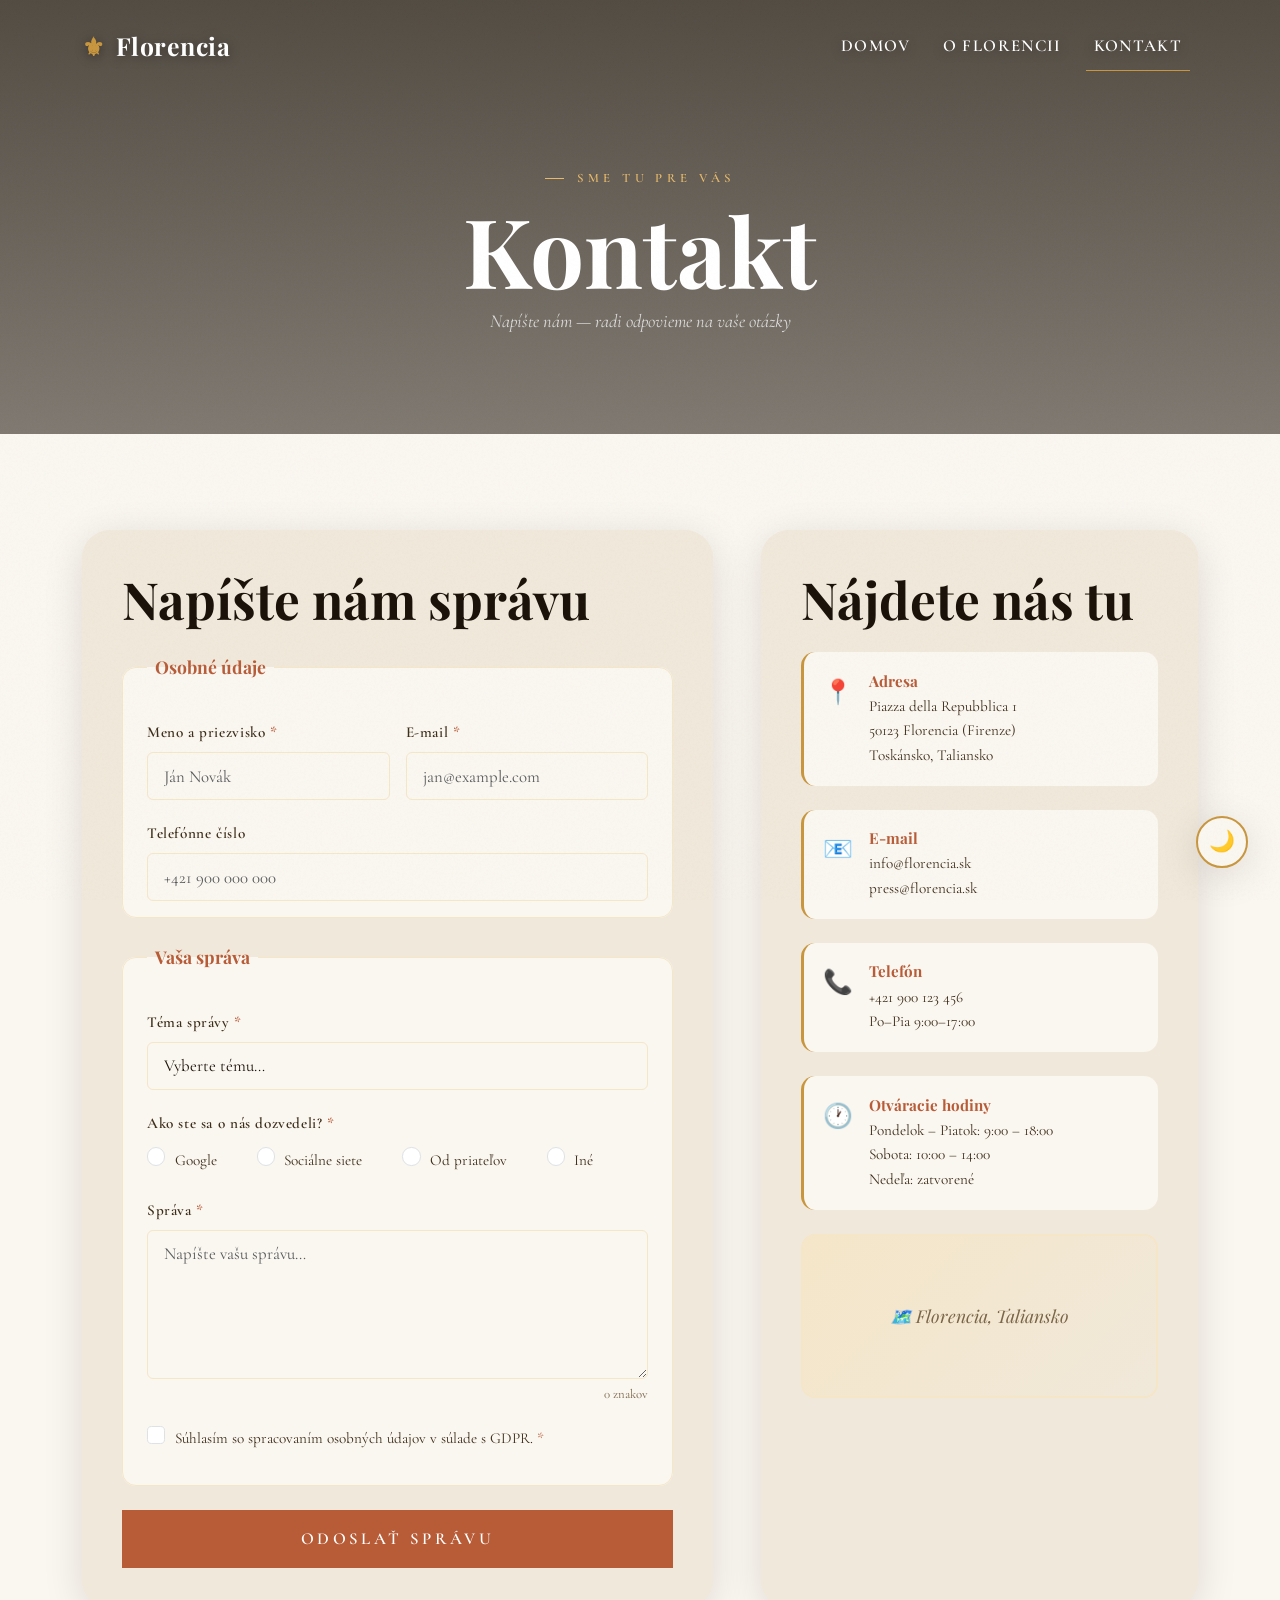
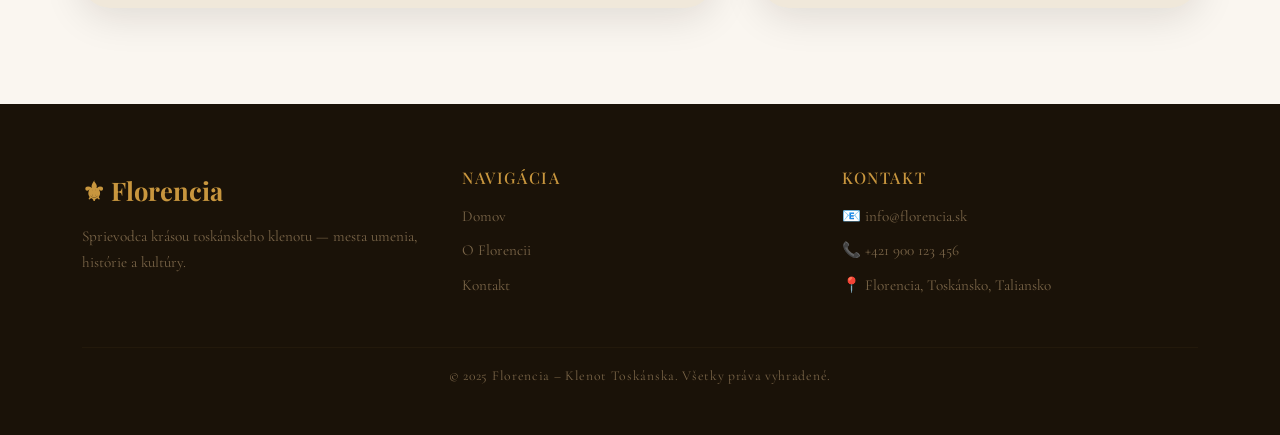
<file: kontakt.html>
<!DOCTYPE html>
<html lang="sk">
<head>
  <meta charset="UTF-8">
  <meta name="viewport" content="width=device-width, initial-scale=1.0">
  <meta name="description" content="Kontaktujte nás – Florencia Klenot Toskánska. Máte otázky? Napíšte nám správu.">
  <title>Kontakt – Florencia Klenot Toskánska</title>
  <link href="https://cdn.jsdelivr.net/npm/bootstrap@5.3.3/dist/css/bootstrap.min.css" rel="stylesheet">
  <link href="https://fonts.googleapis.com/css2?family=Playfair+Display:ital,wght@0,400;0,700;1,400&family=Cormorant+Garamond:wght@300;400;600&display=swap" rel="stylesheet">
  <link rel="stylesheet" href="assets/css/style.css">
</head>
<body>

  <!-- NAVBAR -->
  <nav class="navbar navbar-expand-lg fixed-top" id="mainNav">
    <div class="container">
      <a class="navbar-brand" href="index.html">
        <span class="brand-icon">⚜</span> Florencia
      </a>
      <button class="navbar-toggler" type="button" data-bs-toggle="collapse" data-bs-target="#navbarNav">
        <span class="navbar-toggler-icon"></span>
      </button>
      <div class="collapse navbar-collapse" id="navbarNav">
        <ul class="navbar-nav ms-auto">
          <li class="nav-item"><a class="nav-link" href="index.html">Domov</a></li>
          <li class="nav-item"><a class="nav-link" href="o-nas.html">O Florencii</a></li>
          <li class="nav-item"><a class="nav-link active" href="kontakt.html">Kontakt</a></li>
        </ul>
      </div>
    </div>
  </nav>

  <main>

    <!-- PAGE HEADER -->
    <section class="page-header page-header--contact">
      <div class="page-header-overlay"></div>
      <div class="container text-center position-relative">
        <div class="section-label light">Sme tu pre vás</div>
        <h1 class="page-header-title">Kontakt</h1>
        <p class="page-header-sub">Napíšte nám — radi odpovieme na vaše otázky</p>
      </div>
    </section>

    <!-- KONTAKTNÁ SEKCIA -->
    <section class="section-contact py-6">
      <div class="container">
        <div class="row g-5">

          <!-- FORMULÁR -->
          <div class="col-12 col-lg-7">
            <div class="contact-form-wrap">
              <h2 class="section-title mb-4">Napíšte nám správu</h2>

              <form id="contactForm" novalidate>

                <!-- SKUPINA 1: Osobné údaje -->
                <fieldset class="form-fieldset mb-4">
                  <legend class="form-legend">Osobné údaje</legend>

                  <div class="row g-3">
                    <div class="col-12 col-md-6">
                      <label for="meno" class="form-label">Meno a priezvisko <span class="required">*</span></label>
                      <input type="text" class="form-control" id="meno" name="meno"
                             placeholder="Ján Novák" required minlength="3">
                      <div class="invalid-hint">Zadajte aspoň 3 znaky.</div>
                    </div>
                    <div class="col-12 col-md-6">
                      <label for="email" class="form-label">E-mail <span class="required">*</span></label>
                      <input type="email" class="form-control" id="email" name="email"
                             placeholder="jan@example.com" required>
                      <div class="invalid-hint">Zadajte platný e-mail.</div>
                    </div>
                    <div class="col-12">
                      <label for="telefon" class="form-label">Telefónne číslo</label>
                      <input type="tel" class="form-control" id="telefon" name="telefon"
                             placeholder="+421 900 000 000"
                             pattern="[\+]?[0-9\s\-]{9,15}">
                      <div class="invalid-hint">Zadajte platné telefónne číslo.</div>
                    </div>
                  </div>
                </fieldset>

                <!-- SKUPINA 2: Správa -->
                <fieldset class="form-fieldset mb-4">
                  <legend class="form-legend">Vaša správa</legend>

                  <div class="mb-3">
                    <label for="tema" class="form-label">Téma správy <span class="required">*</span></label>
                    <select class="form-select" id="tema" name="tema" required>
                      <option value="" disabled selected>Vyberte tému…</option>
                      <option value="cestovanie">Cestovanie a turistika</option>
                      <option value="historia">História a kultúra</option>
                      <option value="ubytovanie">Ubytovanie</option>
                      <option value="podujatia">Podujatia a festivaly</option>
                      <option value="ine">Iné</option>
                    </select>
                    <div class="invalid-hint">Prosím vyberte tému.</div>
                  </div>

                  <div class="mb-3">
                    <label class="form-label">Ako ste sa o nás dozvedeli? <span class="required">*</span></label>
                    <div class="radio-group">
                      <div class="form-check form-check-inline">
                        <input class="form-check-input" type="radio" name="zdroj" id="zdroj1" value="google" required>
                        <label class="form-check-label" for="zdroj1">Google</label>
                      </div>
                      <div class="form-check form-check-inline">
                        <input class="form-check-input" type="radio" name="zdroj" id="zdroj2" value="socialne">
                        <label class="form-check-label" for="zdroj2">Sociálne siete</label>
                      </div>
                      <div class="form-check form-check-inline">
                        <input class="form-check-input" type="radio" name="zdroj" id="zdroj3" value="kamarati">
                        <label class="form-check-label" for="zdroj3">Od priateľov</label>
                      </div>
                      <div class="form-check form-check-inline">
                        <input class="form-check-input" type="radio" name="zdroj" id="zdroj4" value="ine">
                        <label class="form-check-label" for="zdroj4">Iné</label>
                      </div>
                    </div>
                  </div>

                  <div class="mb-3">
                    <label for="sprava" class="form-label">Správa <span class="required">*</span></label>
                    <textarea class="form-control" id="sprava" name="sprava" rows="5"
                              placeholder="Napíšte vašu správu…" required minlength="10"></textarea>
                    <div class="invalid-hint">Správa musí mať aspoň 10 znakov.</div>
                  </div>

                  <div class="mb-3">
                    <div class="form-check">
                      <input class="form-check-input" type="checkbox" id="suhlas" name="suhlas" required>
                      <label class="form-check-label" for="suhlas">
                        Súhlasím so spracovaním osobných údajov v súlade s GDPR. <span class="required">*</span>
                      </label>
                      <div class="invalid-hint">Musíte súhlasiť so spracovaním údajov.</div>
                    </div>
                  </div>

                </fieldset>

                <button type="submit" class="btn btn-primary btn-send w-100" id="submitBtn">
                  Odoslať správu
                </button>

              </form>
            </div>
          </div>

          <!-- KONTAKTNÉ ÚDAJE -->
          <div class="col-12 col-lg-5">
            <div class="contact-info-wrap">
              <h2 class="section-title mb-4">Nájdete nás tu</h2>

              <div class="contact-info-card mb-4">
                <div class="contact-info-icon">📍</div>
                <div>
                  <h6 class="contact-info-label">Adresa</h6>
                  <p class="contact-info-text">Piazza della Repubblica 1<br>50123 Florencia (Firenze)<br>Toskánsko, Taliansko</p>
                </div>
              </div>

              <div class="contact-info-card mb-4">
                <div class="contact-info-icon">📧</div>
                <div>
                  <h6 class="contact-info-label">E-mail</h6>
                  <p class="contact-info-text">info@florencia.sk<br>press@florencia.sk</p>
                </div>
              </div>

              <div class="contact-info-card mb-4">
                <div class="contact-info-icon">📞</div>
                <div>
                  <h6 class="contact-info-label">Telefón</h6>
                  <p class="contact-info-text">+421 900 123 456<br>Po–Pia 9:00–17:00</p>
                </div>
              </div>

              <div class="contact-info-card">
                <div class="contact-info-icon">🕐</div>
                <div>
                  <h6 class="contact-info-label">Otváracie hodiny</h6>
                  <p class="contact-info-text">
                    Pondelok – Piatok: 9:00 – 18:00<br>
                    Sobota: 10:00 – 14:00<br>
                    Nedeľa: zatvorené
                  </p>
                </div>
              </div>

              <div class="map-placeholder mt-4">
                <div class="map-inner">
                  <span class="map-text">🗺️ Florencia, Taliansko</span>
                </div>
              </div>

            </div>
          </div>

        </div>
      </div>
    </section>

  </main>

  <!-- TOAST NOTIFIKÁCIA -->
  <div class="toast-container position-fixed bottom-0 end-0 p-3" style="z-index: 9999;">
    <div id="successToast" class="toast custom-toast align-items-center" role="alert">
      <div class="d-flex">
        <div class="toast-body">
          ✅ <strong>Správa odoslaná!</strong> Ozveme sa vám čo najskôr.
        </div>
        <button type="button" class="btn-close btn-close-white me-2 m-auto" data-bs-dismiss="toast"></button>
      </div>
    </div>
  </div>

  <!-- FOOTER -->
  <footer class="site-footer">
    <div class="container">
      <div class="row g-4">
        <div class="col-12 col-md-4">
          <div class="footer-brand">⚜ Florencia</div>
          <p class="footer-desc">Sprievodca krásou toskánskeho klenotu — mesta umenia, histórie a kultúry.</p>
        </div>
        <div class="col-12 col-md-4">
          <h6 class="footer-heading">Navigácia</h6>
          <ul class="footer-links">
            <li><a href="index.html">Domov</a></li>
            <li><a href="o-nas.html">O Florencii</a></li>
            <li><a href="kontakt.html">Kontakt</a></li>
          </ul>
        </div>
        <div class="col-12 col-md-4">
          <h6 class="footer-heading">Kontakt</h6>
          <ul class="footer-links">
            <li>📧 info@florencia.sk</li>
            <li>📞 +421 900 123 456</li>
            <li>📍 Florencia, Toskánsko, Taliansko</li>
          </ul>
        </div>
      </div>
      <hr class="footer-divider">
      <p class="footer-copy text-center">© 2025 Florencia – Klenot Toskánska. Všetky práva vyhradené.</p>
    </div>
  </footer>

  <button class="dark-mode-btn" id="darkModeToggle" title="Prepnúť tmavý režim">🌙</button>

  <script src="https://cdn.jsdelivr.net/npm/bootstrap@5.3.3/dist/js/bootstrap.bundle.min.js"></script>
  <script src="assets/js/script.js"></script>
</body>
</html>
</file>
<file: assets/css/style.css>
/* ============================================================
   FLORENCIA – Klenot Toskánska
   Štýl: Talianske luxury editorial
   Paleta: Krém, zlatá, terra cotta, hlboká zelená
   ============================================================ */

/* ── CSS PREMENNÉ ── */
:root {
  --cream:        #faf6f0;
  --cream-dark:   #f0e8da;
  --gold:         #c8963e;
  --gold-light:   #e8b96a;
  --gold-pale:    #f5e6c8;
  --terra:        #b85c38;
  --terra-dark:   #8b3a1e;
  --olive:        #5c6b3a;
  --olive-dark:   #3d4a26;
  --ink:          #1a1208;
  --ink-mid:      #3d2e1a;
  --ink-light:    #7a6548;
  --white:        #ffffff;

  --bs-primary:         var(--terra);
  --bs-primary-rgb:     184, 92, 56;

  --font-display: 'Playfair Display', Georgia, serif;
  --font-body:    'Cormorant Garamond', 'Garamond', Georgia, serif;

  --radius-sm:    6px;
  --radius-md:    14px;
  --radius-lg:    28px;

  --shadow-card:  0 8px 40px rgba(26,18,8,0.12);
  --shadow-hover: 0 20px 60px rgba(26,18,8,0.22);

  --transition:   0.35s cubic-bezier(0.4, 0, 0.2, 1);
}

/* ── DARK MODE ── */
body.dark-mode {
  --cream:        #1a1208;
  --cream-dark:   #241a0e;
  --gold-pale:    #2e2010;
  --ink:          #f0e8da;
  --ink-mid:      #c8b89a;
  --ink-light:    #a08060;
  --white:        #1f1508;
  --shadow-card:  0 8px 40px rgba(0,0,0,0.5);
  --shadow-hover: 0 20px 60px rgba(0,0,0,0.7);
}

/* ── RESET & BASE ── */
*, *::before, *::after { box-sizing: border-box; margin: 0; padding: 0; }

html { scroll-behavior: smooth; }

body {
  font-family: var(--font-body);
  font-size: 1.15rem;
  font-weight: 400;
  line-height: 1.75;
  color: var(--ink);
  background-color: var(--cream);
  transition: background-color 0.4s, color 0.4s;
  overflow-x: hidden;
}

/* Grain overlay for texture */
body::before {
  content: '';
  position: fixed;
  inset: 0;
  background-image: url("data:image/svg+xml,%3Csvg viewBox='0 0 512 512' xmlns='http://www.w3.org/2000/svg'%3E%3Cfilter id='n'%3E%3CfeTurbulence type='fractalNoise' baseFrequency='0.75' numOctaves='4' stitchTiles='stitch'/%3E%3C/filter%3E%3Crect width='100%25' height='100%25' filter='url(%23n)' opacity='0.04'/%3E%3C/svg%3E");
  pointer-events: none;
  z-index: 9998;
  opacity: 0.5;
}

.py-6 { padding-top: 6rem; padding-bottom: 6rem; }

/* ── NAVBAR ── */
#mainNav {
  background: transparent;
  transition: background 0.5s, box-shadow 0.5s;
  padding: 1.2rem 0;
}
#mainNav.scrolled {
  background: rgba(250, 246, 240, 0.97);
  box-shadow: 0 2px 30px rgba(26,18,8,0.1);
  padding: 0.7rem 0;
  backdrop-filter: blur(12px);
}
body.dark-mode #mainNav.scrolled {
  background: rgba(26, 18, 8, 0.97);
}
.navbar-brand {
  font-family: var(--font-display);
  font-size: 1.55rem;
  font-weight: 700;
  color: var(--ink) !important;
  letter-spacing: 0.02em;
  text-decoration: none;
}
#mainNav:not(.scrolled) .navbar-brand,
#mainNav:not(.scrolled) .nav-link {
  color: var(--white) !important;
  text-shadow: 0 2px 12px rgba(0,0,0,0.4);
}
.brand-icon { color: var(--gold); margin-right: 0.3rem; }

.nav-link {
  font-family: var(--font-body);
  font-size: 1.05rem;
  font-weight: 600;
  letter-spacing: 0.08em;
  color: var(--ink) !important;
  text-transform: uppercase;
  margin: 0 0.5rem;
  position: relative;
  transition: color var(--transition);
}
.nav-link::after {
  content: '';
  position: absolute;
  bottom: -2px; left: 0;
  width: 0; height: 1px;
  background: var(--gold);
  transition: width var(--transition);
}
.nav-link:hover::after,
.nav-link.active::after { width: 100%; }
.nav-link.active { color: var(--terra) !important; }

.navbar-toggler { border: 1.5px solid var(--gold); border-radius: var(--radius-sm); }
.navbar-toggler-icon {
  background-image: url("data:image/svg+xml,%3Csvg xmlns='http://www.w3.org/2000/svg' viewBox='0 0 30 30'%3E%3Cpath stroke='%23c8963e' stroke-width='2' d='M4 7h22M4 15h22M4 23h22'/%3E%3C/svg%3E");
}

/* ── HERO ── */
.hero-section {
  position: relative;
  height: 100vh;
  min-height: 600px;
  display: flex;
  align-items: center;
  justify-content: center;
  background: url('https://images.unsplash.com/photo-1541370976299-4d24be63f7a4?w=1800') center/cover no-repeat;
  overflow: hidden;
}
.hero-overlay {
  position: absolute;
  inset: 0;
  background: linear-gradient(
    160deg,
    rgba(26,18,8,0.72) 0%,
    rgba(90,40,10,0.45) 50%,
    rgba(26,18,8,0.80) 100%
  );
}
.hero-content {
  position: relative;
  z-index: 2;
  animation: heroReveal 1.4s cubic-bezier(0.2,0,0,1) both;
}
@keyframes heroReveal {
  from { opacity: 0; transform: translateY(40px); }
  to   { opacity: 1; transform: translateY(0); }
}
.hero-eyebrow {
  font-family: var(--font-body);
  font-size: 1rem;
  letter-spacing: 0.35em;
  text-transform: uppercase;
  color: var(--gold-light);
  margin-bottom: 0.5rem;
  animation: heroReveal 1.2s 0.2s both;
}
.hero-title {
  font-family: var(--font-display);
  font-size: clamp(4rem, 10vw, 8.5rem);
  font-weight: 700;
  color: var(--white);
  line-height: 0.95;
  letter-spacing: -0.02em;
  margin-bottom: 1rem;
  animation: heroReveal 1.2s 0.35s both;
}
.hero-subtitle {
  font-family: var(--font-body);
  font-size: clamp(1.1rem, 2.5vw, 1.5rem);
  font-weight: 300;
  font-style: italic;
  color: rgba(255,255,255,0.85);
  letter-spacing: 0.05em;
  animation: heroReveal 1.2s 0.5s both;
}

/* Dekoratívna linka pod titulom */
.hero-title::after {
  content: '';
  display: block;
  width: 60px;
  height: 2px;
  background: var(--gold);
  margin: 1rem auto 0;
}

.btn-hero {
  display: inline-block;
  font-family: var(--font-body);
  font-size: 1rem;
  font-weight: 600;
  letter-spacing: 0.2em;
  text-transform: uppercase;
  color: var(--gold-light);
  border: 1.5px solid var(--gold-light);
  padding: 0.85rem 2.5rem;
  border-radius: 0;
  background: transparent;
  text-decoration: none;
  position: relative;
  overflow: hidden;
  transition: color 0.35s, background 0.35s;
  animation: heroReveal 1.2s 0.65s both;
}
.btn-hero::before {
  content: '';
  position: absolute;
  inset: 0;
  background: var(--gold);
  transform: scaleX(0);
  transform-origin: left;
  transition: transform 0.35s cubic-bezier(0.4,0,0.2,1);
  z-index: 0;
}
.btn-hero:hover { color: var(--ink); }
.btn-hero:hover::before { transform: scaleX(1); }
.btn-hero span, .btn-hero { position: relative; z-index: 1; }

.hero-scroll-hint {
  position: absolute;
  bottom: 2.5rem;
  left: 50%;
  transform: translateX(-50%);
  display: flex;
  flex-direction: column;
  align-items: center;
  gap: 0.5rem;
  color: rgba(255,255,255,0.5);
  font-size: 0.75rem;
  letter-spacing: 0.2em;
  text-transform: uppercase;
  animation: heroReveal 1.2s 1s both;
}
.scroll-line {
  width: 1px;
  height: 40px;
  background: linear-gradient(to bottom, rgba(255,255,255,0.5), transparent);
  animation: scrollPulse 2s infinite;
}
@keyframes scrollPulse {
  0%, 100% { opacity: 0.5; transform: scaleY(1); }
  50% { opacity: 1; transform: scaleY(1.2); }
}

/* ── SECTION LABELS & TITLES ── */
.section-label {
  display: inline-block;
  font-family: var(--font-body);
  font-size: 0.8rem;
  font-weight: 600;
  letter-spacing: 0.35em;
  text-transform: uppercase;
  color: var(--gold);
  margin-bottom: 0.75rem;
  position: relative;
  padding-left: 2rem;
}
.section-label::before {
  content: '';
  position: absolute;
  left: 0; top: 50%;
  width: 1.2rem; height: 1px;
  background: var(--gold);
}
.section-label.light { color: var(--gold-light); }
.section-label.light::before { background: var(--gold-light); }

.section-title {
  font-family: var(--font-display);
  font-size: clamp(2rem, 4vw, 3.2rem);
  font-weight: 700;
  color: var(--ink);
  line-height: 1.15;
  margin-bottom: 1.5rem;
}
body.dark-mode .section-title { color: var(--cream); }

.section-perex {
  font-size: 1.2rem;
  font-style: italic;
  color: var(--ink-light);
  max-width: 620px;
  margin: 0 auto;
  line-height: 1.8;
}
.section-text {
  font-size: 1.1rem;
  color: var(--ink-mid);
  line-height: 1.9;
  margin-bottom: 1.25rem;
}
body.dark-mode .section-text,
body.dark-mode .section-perex { color: var(--ink-light); }

/* ── ABOUT SEKCIA ── */
.section-about { background: var(--cream); }

.about-img-wrap {
  position: relative;
  display: inline-block;
}
.about-img {
  border-radius: var(--radius-lg);
  box-shadow: var(--shadow-card);
  transition: box-shadow var(--transition);
}
.about-img:hover { box-shadow: var(--shadow-hover); }

.about-img-badge {
  position: absolute;
  bottom: -1rem;
  right: -1rem;
  background: var(--gold);
  color: var(--ink);
  font-family: var(--font-display);
  font-size: 0.9rem;
  font-weight: 700;
  padding: 0.6rem 1.2rem;
  border-radius: var(--radius-sm);
  box-shadow: 0 4px 20px rgba(200,150,62,0.4);
  letter-spacing: 0.05em;
}

.btn-outline-primary {
  font-family: var(--font-body);
  font-size: 0.95rem;
  font-weight: 600;
  letter-spacing: 0.15em;
  text-transform: uppercase;
  color: var(--terra) !important;
  border: 1.5px solid var(--terra) !important;
  padding: 0.7rem 2rem;
  border-radius: 0;
  background: transparent !important;
  text-decoration: none;
  transition: background var(--transition), color var(--transition);
}
.btn-outline-primary:hover {
  background: var(--terra) !important;
  color: var(--white) !important;
}

/* ── KARTY ── */
.section-cards { background: var(--cream-dark); }
body.dark-mode .section-cards { background: var(--cream-dark); }

.custom-card {
  border: none;
  border-radius: var(--radius-md) !important;
  background: var(--cream);
  box-shadow: var(--shadow-card);
  overflow: hidden;
  transition: transform var(--transition), box-shadow var(--transition);
}
body.dark-mode .custom-card { background: #241a0e; }

.custom-card:hover {
  transform: translateY(-8px);
  box-shadow: var(--shadow-hover);
}
.custom-card .ratio img {
  transition: transform 0.6s cubic-bezier(0.4,0,0.2,1);
}
.custom-card:hover .ratio img {
  transform: scale(1.08);
}
.custom-card .card-body {
  padding: 1.5rem;
  border-top: 2px solid var(--gold-pale);
}
.custom-card .card-title {
  font-family: var(--font-display);
  font-size: 1.3rem;
  font-weight: 700;
  color: var(--ink);
  margin-bottom: 0.75rem;
}
body.dark-mode .custom-card .card-title { color: var(--cream); }

.custom-card .card-text {
  font-size: 1rem;
  color: var(--ink-mid);
  line-height: 1.75;
}
body.dark-mode .custom-card .card-text { color: var(--ink-light); }

/* ── CAROUSEL ── */
.section-gallery { background: var(--cream); }
.carousel-img {
  height: 520px;
  object-fit: cover;
}
@media (max-width: 768px) { .carousel-img { height: 280px; } }

.carousel-caption {
  background: linear-gradient(to top, rgba(26,18,8,0.85), transparent);
  bottom: 0; left: 0; right: 0;
  padding: 2rem 2rem 1.5rem;
  text-align: left;
}
.carousel-caption h5 {
  font-family: var(--font-display);
  font-size: 1.6rem;
  font-weight: 700;
  margin-bottom: 0.25rem;
}
.carousel-caption p {
  font-style: italic;
  color: rgba(255,255,255,0.8);
  font-size: 1rem;
}
.carousel-indicators [data-bs-target] {
  width: 30px; height: 2px;
  border-radius: 0;
  background: var(--gold-light);
  opacity: 0.5;
  transition: opacity 0.3s, width 0.3s;
}
.carousel-indicators .active { opacity: 1; width: 50px; }

/* ── CTA SEKCIA ── */
.section-cta {
  position: relative;
  overflow: hidden;
}
.cta-bg {
  position: absolute;
  inset: 0;
  background: url('https://images.unsplash.com/photo-1506905925346-21bda4d32df4?w=1400') center/cover no-repeat;
  filter: brightness(0.25) sepia(0.5);
  z-index: 0;
}
.cta-title {
  font-family: var(--font-display);
  font-size: clamp(2.2rem, 5vw, 4rem);
  font-weight: 700;
  color: var(--white);
  line-height: 1.15;
}
.cta-text {
  font-size: 1.15rem;
  font-style: italic;
  color: rgba(255,255,255,0.75);
  max-width: 560px;
  margin: 0 auto;
  line-height: 1.8;
}
.btn-cta {
  display: inline-block;
  font-family: var(--font-body);
  font-size: 1rem;
  font-weight: 600;
  letter-spacing: 0.2em;
  text-transform: uppercase;
  color: var(--ink);
  background: var(--gold);
  padding: 1rem 3rem;
  border-radius: 0;
  border: none;
  text-decoration: none;
  position: relative;
  overflow: hidden;
  transition: background var(--transition), transform var(--transition);
}
.btn-cta:hover {
  background: var(--gold-light);
  color: var(--ink);
  transform: translateY(-2px);
}

/* ── PAGE HEADER ── */
.page-header {
  position: relative;
  padding: 10rem 0 5rem;
  background: url('https://images.unsplash.com/photo-1552832230-c0197dd311b5?w=1400') center/cover no-repeat;
  overflow: hidden;
}
.page-header--contact {
  background-image: url('https://images.unsplash.com/photo-1525874684015-58379d421a52?w=1400');
}
.page-header-overlay {
  position: absolute;
  inset: 0;
  background: linear-gradient(to bottom, rgba(26,18,8,0.75) 0%, rgba(26,18,8,0.55) 100%);
}
.page-header-title {
  font-family: var(--font-display);
  font-size: clamp(3rem, 8vw, 6rem);
  font-weight: 700;
  color: var(--white);
  line-height: 1;
  animation: heroReveal 1s 0.1s both;
}
.page-header-sub {
  font-size: 1.15rem;
  font-style: italic;
  color: rgba(255,255,255,0.75);
  animation: heroReveal 1s 0.3s both;
}

/* ── O NÁS – FIGURE ── */
.figure-main-img {
  width: 100%;
  max-height: 500px;
  object-fit: cover;
  transition: transform 0.5s;
}
.figure-main-img:hover { transform: scale(1.02); }
.figure-caption-custom {
  font-family: var(--font-body);
  font-size: 0.9rem;
  font-style: italic;
  color: var(--ink-light);
  letter-spacing: 0.05em;
}

/* ── ACCORDION ── */
.section-accordion { background: var(--cream-dark); }

.custom-accordion .accordion-item {
  background: var(--cream);
  border: none;
  border-bottom: 1px solid var(--gold-pale);
  border-radius: 0 !important;
  overflow: hidden;
}
body.dark-mode .custom-accordion .accordion-item { background: #241a0e; }

.custom-accordion .accordion-button {
  font-family: var(--font-display);
  font-size: 1.05rem;
  font-weight: 600;
  color: var(--ink);
  background: var(--cream);
  padding: 1.3rem 1.5rem;
  box-shadow: none !important;
  transition: color var(--transition), background var(--transition);
}
body.dark-mode .custom-accordion .accordion-button {
  background: #241a0e;
  color: var(--cream);
}
.custom-accordion .accordion-button:not(.collapsed) {
  color: var(--terra);
  background: var(--gold-pale);
}
body.dark-mode .custom-accordion .accordion-button:not(.collapsed) {
  background: #3d2010;
}
.custom-accordion .accordion-button::after {
  filter: sepia(1) saturate(2) hue-rotate(5deg);
}
.custom-accordion .accordion-body {
  font-size: 1.05rem;
  color: var(--ink-mid);
  line-height: 1.85;
  padding: 1rem 1.5rem 1.5rem;
  background: var(--gold-pale);
  border-top: 1px solid rgba(200,150,62,0.2);
}
body.dark-mode .custom-accordion .accordion-body {
  background: #3d2010;
  color: var(--ink-light);
}

/* ── INTRO SEKCIA ── */
.section-intro { background: var(--cream); }

/* ── KONTAKT FORMULÁR ── */
.section-contact { background: var(--cream); }

.contact-form-wrap, .contact-info-wrap {
  background: var(--cream-dark);
  border-radius: var(--radius-lg);
  padding: 2.5rem;
  box-shadow: var(--shadow-card);
  height: 100%;
}
body.dark-mode .contact-form-wrap,
body.dark-mode .contact-info-wrap { background: #241a0e; }

.form-fieldset {
  border: 1.5px solid var(--gold-pale);
  border-radius: var(--radius-md);
  padding: 1.5rem 1.5rem 1rem;
  background: var(--cream);
}
body.dark-mode .form-fieldset { background: #1a1208; }

.form-legend {
  font-family: var(--font-display);
  font-size: 1.1rem;
  font-weight: 700;
  color: var(--terra);
  padding: 0 0.5rem;
  width: auto;
  float: none;
}
.form-label {
  font-family: var(--font-body);
  font-size: 0.95rem;
  font-weight: 600;
  color: var(--ink-mid);
  letter-spacing: 0.04em;
  margin-bottom: 0.4rem;
}
body.dark-mode .form-label { color: var(--ink-light); }

.required { color: var(--terra); }

.form-control, .form-select {
  font-family: var(--font-body);
  font-size: 1.05rem;
  background: var(--cream);
  border: 1.5px solid var(--gold-pale);
  border-radius: var(--radius-sm);
  color: var(--ink);
  padding: 0.65rem 1rem;
  transition: border-color var(--transition), box-shadow var(--transition);
}
body.dark-mode .form-control,
body.dark-mode .form-select {
  background: #1a1208;
  color: var(--cream);
  border-color: #4a3020;
}
.form-control:focus, .form-select:focus {
  border-color: var(--gold);
  box-shadow: 0 0 0 3px rgba(200,150,62,0.2);
  background: var(--cream);
  color: var(--ink);
}
body.dark-mode .form-control:focus,
body.dark-mode .form-select:focus { background: #1a1208; color: var(--cream); }

/* CSS validácia */
.form-control:valid:not(:placeholder-shown),
.form-select:valid:not([value=""]) {
  border-color: var(--olive);
  background-image: url("data:image/svg+xml,%3Csvg xmlns='http://www.w3.org/2000/svg' width='16' height='16' fill='%235c6b3a' viewBox='0 0 16 16'%3E%3Cpath d='M13.854 3.646a.5.5 0 0 1 0 .708l-7 7a.5.5 0 0 1-.708 0l-3.5-3.5a.5.5 0 1 1 .708-.708L6.5 10.293l6.646-6.647a.5.5 0 0 1 .708 0z'/%3E%3C/svg%3E");
  background-repeat: no-repeat;
  background-position: right 0.75rem center;
  padding-right: 2.5rem;
}
.form-control:invalid:not(:placeholder-shown) {
  border-color: var(--terra);
}
.form-control:focus:invalid:not(:placeholder-shown) ~ .invalid-hint,
.form-select:focus:invalid ~ .invalid-hint,
.was-validated .form-control:invalid ~ .invalid-hint,
.was-validated .form-select:invalid ~ .invalid-hint {
  display: block;
}
.invalid-hint {
  display: none;
  font-size: 0.82rem;
  color: var(--terra);
  margin-top: 0.3rem;
  font-style: italic;
}

.form-check-input:checked {
  background-color: var(--terra);
  border-color: var(--terra);
}
.form-check-label {
  font-size: 0.95rem;
  color: var(--ink-mid);
}
body.dark-mode .form-check-label { color: var(--ink-light); }

.radio-group { display: flex; flex-wrap: wrap; gap: 0.5rem 1.5rem; }

.btn-send {
  font-family: var(--font-body);
  font-size: 1.05rem;
  font-weight: 600;
  letter-spacing: 0.2em;
  text-transform: uppercase;
  background: var(--terra);
  border: none;
  border-radius: 0;
  color: var(--white);
  padding: 1rem;
  transition: background var(--transition), transform var(--transition);
}
.btn-send:hover {
  background: var(--terra-dark);
  color: var(--white);
  transform: translateY(-2px);
}

/* ── KONTAKTNÉ ÚDAJE ── */
.contact-info-card {
  display: flex;
  align-items: flex-start;
  gap: 1rem;
  padding: 1.2rem;
  background: var(--cream);
  border-radius: var(--radius-md);
  border-left: 3px solid var(--gold);
  transition: box-shadow var(--transition), transform var(--transition);
}
body.dark-mode .contact-info-card { background: #1a1208; }
.contact-info-card:hover { box-shadow: var(--shadow-card); transform: translateX(4px); }
.contact-info-icon { font-size: 1.5rem; flex-shrink: 0; }
.contact-info-label {
  font-family: var(--font-display);
  font-weight: 700;
  color: var(--terra);
  margin-bottom: 0.25rem;
  font-size: 0.95rem;
}
.contact-info-text {
  color: var(--ink-mid);
  font-size: 0.95rem;
  line-height: 1.6;
  margin: 0;
}
body.dark-mode .contact-info-text { color: var(--ink-light); }

.map-placeholder {
  border-radius: var(--radius-md);
  overflow: hidden;
  border: 2px solid var(--gold-pale);
}
.map-inner {
  height: 160px;
  background: linear-gradient(135deg, var(--gold-pale) 0%, var(--cream-dark) 100%);
  display: flex;
  align-items: center;
  justify-content: center;
}
.map-text {
  font-family: var(--font-display);
  font-size: 1.1rem;
  color: var(--ink-light);
  font-style: italic;
}

/* ── TOAST ── */
.custom-toast {
  background: var(--olive-dark);
  color: var(--white);
  border: none;
  border-radius: var(--radius-md);
  box-shadow: var(--shadow-hover);
  font-family: var(--font-body);
  font-size: 1rem;
  min-width: 300px;
}

/* ── FOOTER ── */
.site-footer {
  background: var(--ink);
  color: var(--cream-dark);
  padding: 4rem 0 2rem;
}
.footer-brand {
  font-family: var(--font-display);
  font-size: 1.6rem;
  font-weight: 700;
  color: var(--gold);
  margin-bottom: 0.75rem;
}
.footer-desc {
  font-size: 0.95rem;
  color: var(--ink-light);
  line-height: 1.7;
}
.footer-heading {
  font-family: var(--font-display);
  color: var(--gold);
  font-size: 1rem;
  letter-spacing: 0.1em;
  text-transform: uppercase;
  margin-bottom: 1rem;
}
.footer-links {
  list-style: none;
  padding: 0;
}
.footer-links li {
  margin-bottom: 0.5rem;
  font-size: 0.95rem;
  color: var(--ink-light);
}
.footer-links a {
  color: var(--ink-light);
  text-decoration: none;
  transition: color var(--transition);
}
.footer-links a:hover { color: var(--gold-light); }
.footer-divider {
  border-color: rgba(200,150,62,0.2);
  margin: 2rem 0 1rem;
}
.footer-copy {
  font-size: 0.85rem;
  color: var(--ink-light);
  letter-spacing: 0.05em;
}

/* ── DARK MODE BUTTON ── */
.dark-mode-btn {
  position: fixed;
  bottom: 2rem;
  right: 2rem;
  width: 52px; height: 52px;
  border-radius: 50%;
  border: 2px solid var(--gold);
  background: var(--cream);
  font-size: 1.3rem;
  cursor: pointer;
  z-index: 1000;
  box-shadow: var(--shadow-card);
  transition: transform var(--transition), background var(--transition);
  display: flex;
  align-items: center;
  justify-content: center;
}
.dark-mode-btn:hover { transform: scale(1.12) rotate(-15deg); }
body.dark-mode .dark-mode-btn { background: var(--ink-mid); }

/* ── ANIMÁCIA – KEYFRAMES ── */
@keyframes fadeUp {
  from { opacity: 0; transform: translateY(30px); }
  to   { opacity: 1; transform: translateY(0); }
}
@keyframes shimmer {
  0%   { background-position: -400px 0; }
  100% { background-position: 400px 0; }
}
@keyframes goldPulse {
  0%, 100% { box-shadow: 0 0 0 0 rgba(200,150,62,0.4); }
  50%       { box-shadow: 0 0 0 12px rgba(200,150,62,0); }
}

/* Fade-in animácia pre sekcie */
.fade-in-section {
  opacity: 0;
  transform: translateY(30px);
  transition: opacity 0.7s ease, transform 0.7s ease;
}
.fade-in-section.visible {
  opacity: 1;
  transform: translateY(0);
}

/* Gold shimmer na brand */
.navbar-brand {
  animation: goldPulse 3s infinite;
}

/* ── RESPONZIVITA ── */
@media (max-width: 991px) {
  .py-6 { padding-top: 4rem; padding-bottom: 4rem; }
  .contact-form-wrap, .contact-info-wrap { padding: 1.5rem; }
}
@media (max-width: 767px) {
  .hero-title { font-size: 3.5rem; }
  .about-img-badge { bottom: -0.5rem; right: 0.5rem; }
  .page-header { padding: 8rem 0 3rem; }
}
</file>
